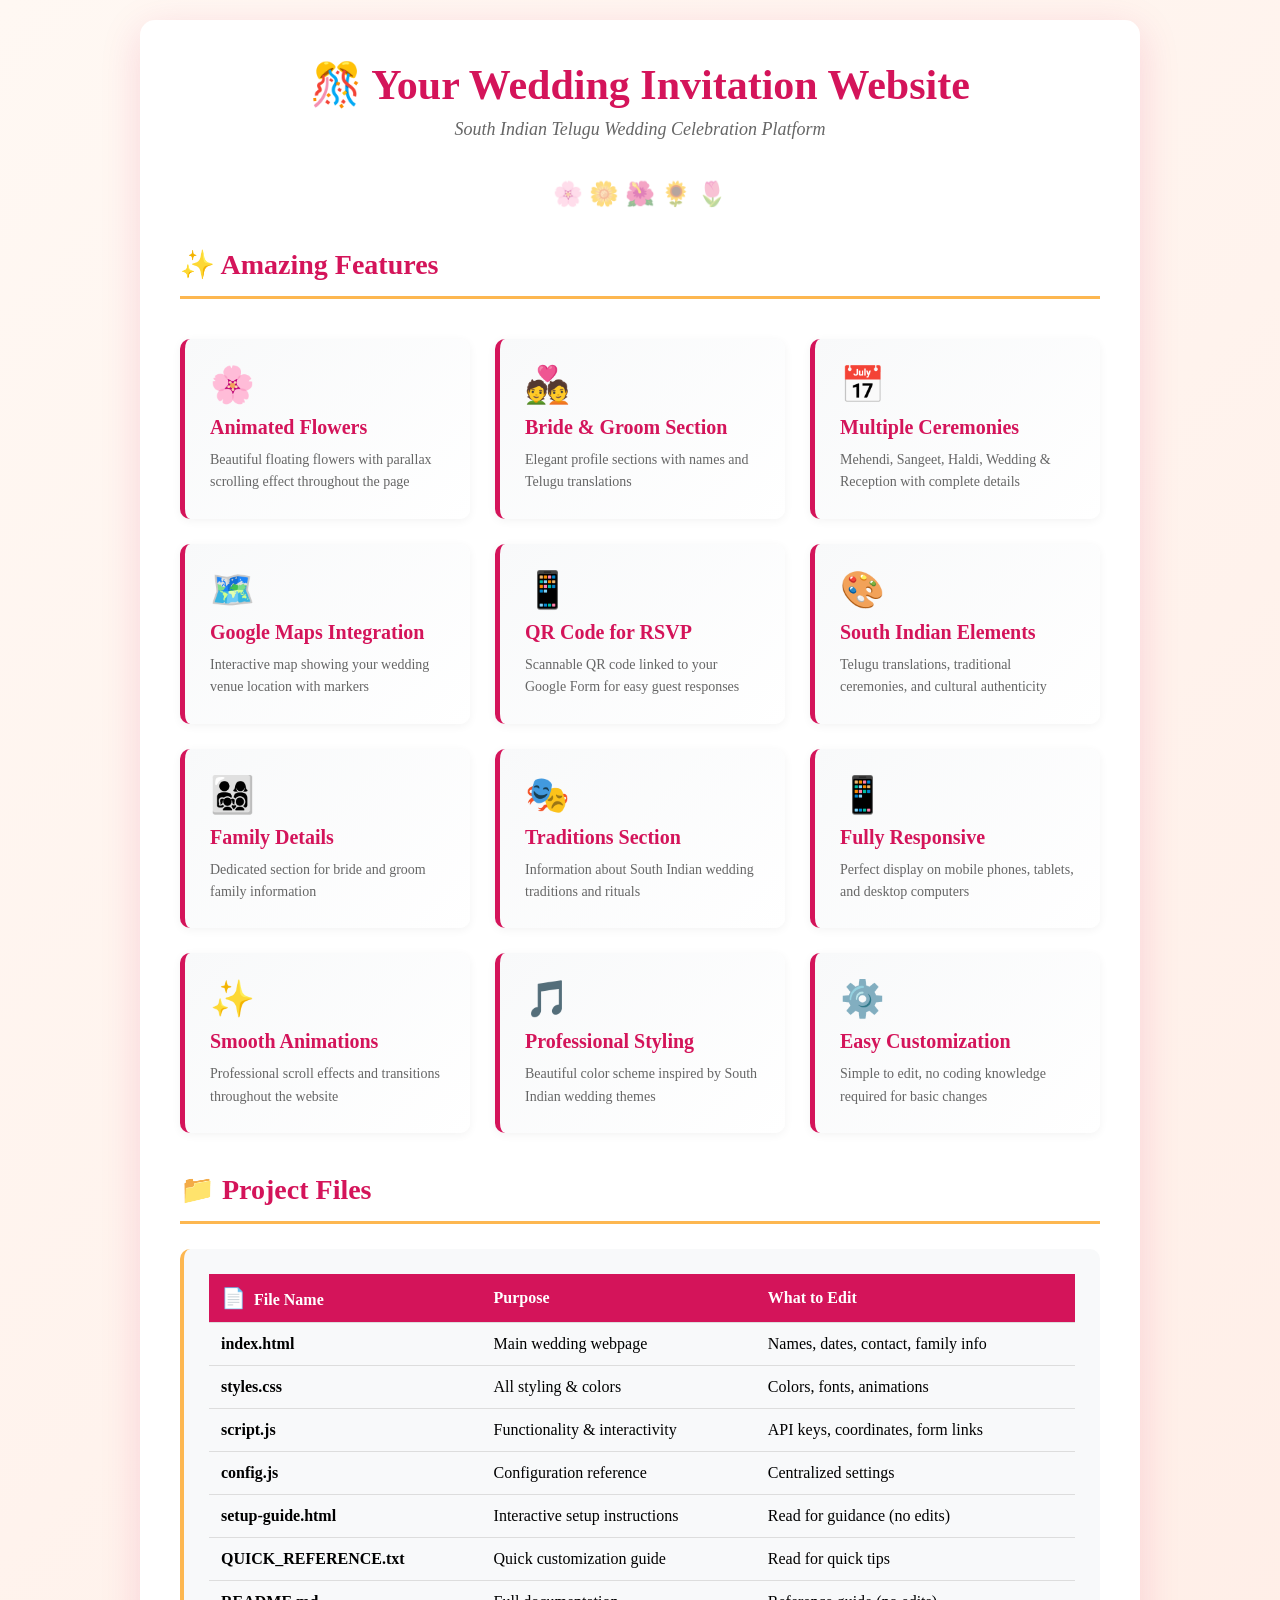
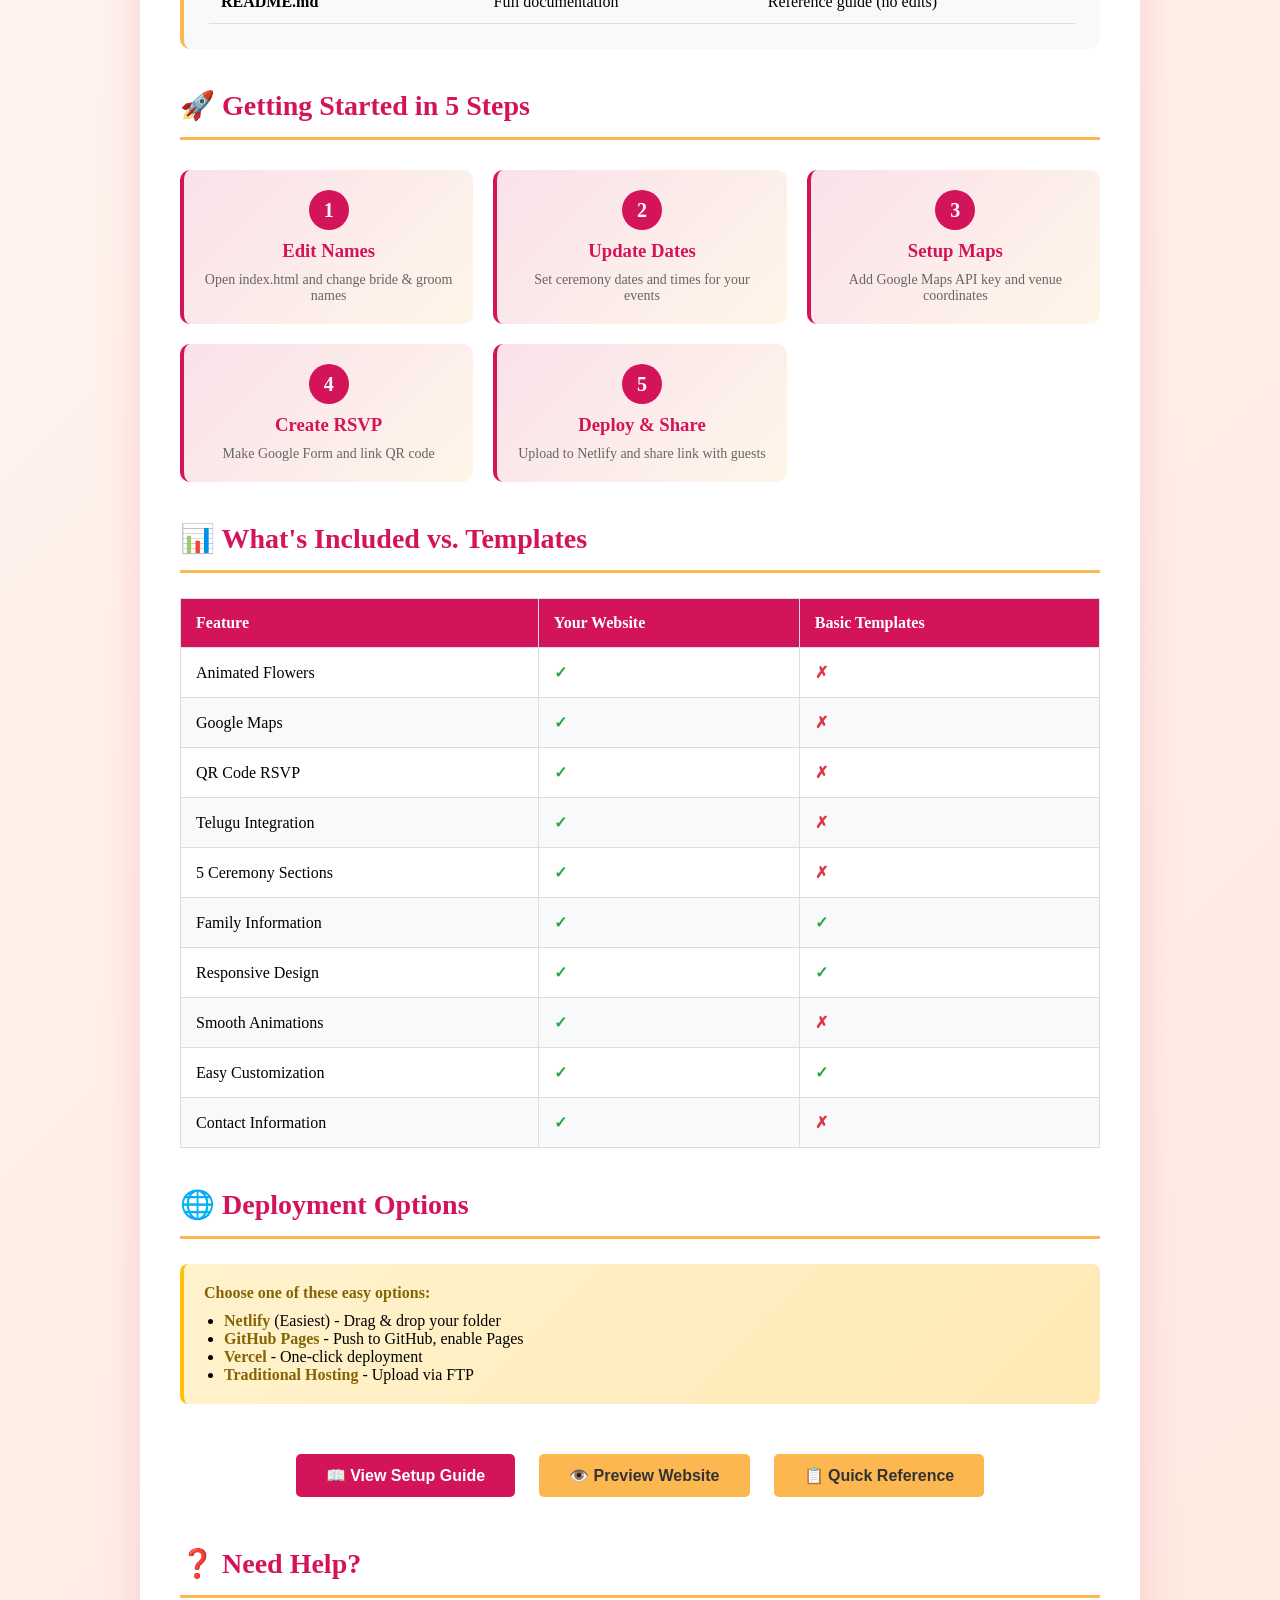
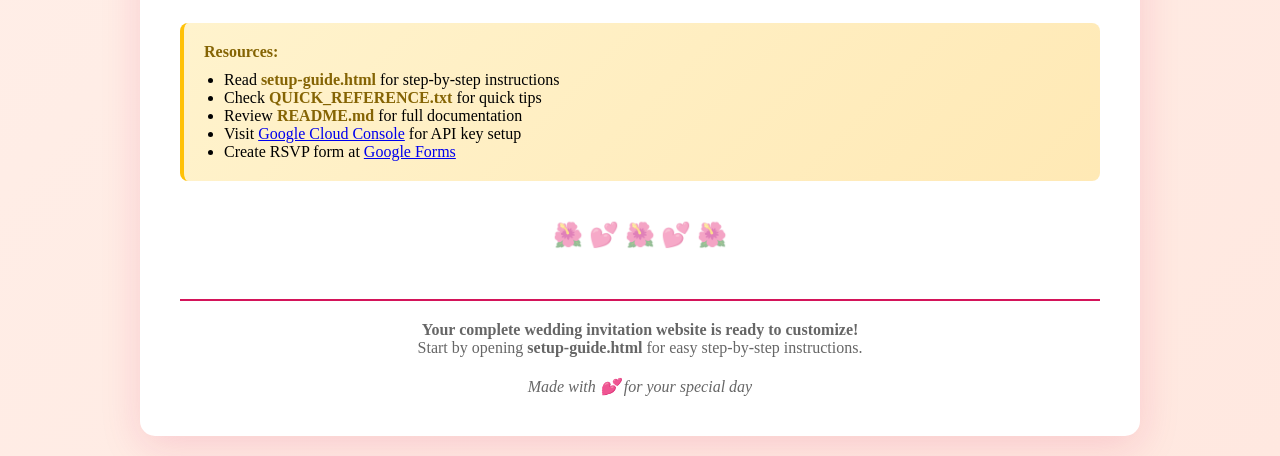
<file: features-overview.html>
<!DOCTYPE html>
<html lang="en">
<head>
    <meta charset="UTF-8">
    <meta name="viewport" content="width=device-width, initial-scale=1.0">
    <title>Features Overview - Wedding Invitation</title>
    <style>
        * {
            margin: 0;
            padding: 0;
            box-sizing: border-box;
        }

        body {
            font-family: 'Georgia', 'Garamond', serif;
            background: linear-gradient(135deg, #FFF8F3 0%, #FFE8E0 100%);
            min-height: 100vh;
            padding: 20px;
        }

        .container {
            max-width: 1000px;
            margin: 0 auto;
            background: white;
            border-radius: 15px;
            box-shadow: 0 10px 40px rgba(212, 20, 90, 0.15);
            padding: 40px;
        }

        h1 {
            color: #D4145A;
            text-align: center;
            margin-bottom: 10px;
            font-size: 42px;
        }

        .subtitle {
            text-align: center;
            color: #666;
            margin-bottom: 40px;
            font-size: 18px;
            font-style: italic;
        }

        .features-grid {
            display: grid;
            grid-template-columns: repeat(auto-fit, minmax(280px, 1fr));
            gap: 25px;
            margin: 40px 0;
        }

        .feature-card {
            background: linear-gradient(135deg, #f8f9fa 0%, #ffffff 100%);
            border-left: 5px solid #D4145A;
            padding: 25px;
            border-radius: 10px;
            box-shadow: 0 2px 10px rgba(0, 0, 0, 0.05);
            transition: transform 0.3s ease;
        }

        .feature-card:hover {
            transform: translateY(-5px);
            box-shadow: 0 6px 20px rgba(212, 20, 90, 0.15);
        }

        .feature-icon {
            font-size: 36px;
            margin-bottom: 10px;
        }

        .feature-card h3 {
            color: #D4145A;
            margin-bottom: 10px;
            font-size: 20px;
        }

        .feature-card p {
            color: #666;
            line-height: 1.6;
            font-size: 14px;
        }

        .section {
            margin: 40px 0;
        }

        .section h2 {
            color: #D4145A;
            border-bottom: 3px solid #FDB750;
            padding-bottom: 15px;
            margin-bottom: 25px;
            font-size: 28px;
        }

        .file-list {
            background: #f8f9fa;
            padding: 25px;
            border-radius: 10px;
            border-left: 4px solid #FDB750;
        }

        .file-list table {
            width: 100%;
            border-collapse: collapse;
        }

        .file-list th,
        .file-list td {
            padding: 12px;
            text-align: left;
            border-bottom: 1px solid #ddd;
        }

        .file-list th {
            background: #D4145A;
            color: white;
            font-weight: bold;
        }

        .file-list tr:hover {
            background: #f0f0f0;
        }

        .file-icon {
            font-size: 20px;
            margin-right: 8px;
        }

        .steps {
            display: grid;
            grid-template-columns: repeat(auto-fit, minmax(250px, 1fr));
            gap: 20px;
            margin: 30px 0;
        }

        .step-card {
            background: linear-gradient(135deg, #D4145A20 0%, #FDB75020 100%);
            padding: 20px;
            border-radius: 10px;
            border-left: 4px solid #D4145A;
            text-align: center;
        }

        .step-number {
            background: #D4145A;
            color: white;
            width: 40px;
            height: 40px;
            border-radius: 50%;
            display: flex;
            align-items: center;
            justify-content: center;
            margin: 0 auto 10px;
            font-weight: bold;
            font-size: 20px;
        }

        .step-card h3 {
            color: #D4145A;
            margin: 10px 0;
        }

        .step-card p {
            color: #666;
            font-size: 14px;
        }

        .highlight-box {
            background: linear-gradient(135deg, #fff3cd 0%, #ffe9b5 100%);
            border-left: 4px solid #ffc107;
            padding: 20px;
            border-radius: 8px;
            margin: 20px 0;
        }

        .highlight-box strong {
            color: #856404;
        }

        .button-group {
            text-align: center;
            margin: 40px 0;
        }

        .btn {
            display: inline-block;
            padding: 12px 30px;
            margin: 10px;
            background: #D4145A;
            color: white;
            text-decoration: none;
            border-radius: 5px;
            transition: background 0.3s;
            border: none;
            cursor: pointer;
            font-size: 16px;
            font-weight: bold;
        }

        .btn:hover {
            background: #B81048;
        }

        .btn-secondary {
            background: #FDB750;
            color: #333;
        }

        .btn-secondary:hover {
            background: #F0A000;
        }

        .footer {
            text-align: center;
            margin-top: 50px;
            padding-top: 20px;
            border-top: 2px solid #D4145A;
            color: #666;
        }

        .comparison-table {
            width: 100%;
            border-collapse: collapse;
            margin: 20px 0;
        }

        .comparison-table th,
        .comparison-table td {
            padding: 15px;
            border: 1px solid #ddd;
            text-align: left;
        }

        .comparison-table th {
            background: #D4145A;
            color: white;
        }

        .comparison-table tr:nth-child(even) {
            background: #f8f9fa;
        }

        .check {
            color: #28a745;
            font-weight: bold;
        }

        .cross {
            color: #dc3545;
            font-weight: bold;
        }

        .flower-decoration {
            text-align: center;
            font-size: 24px;
            margin: 20px 0;
            opacity: 0.5;
        }
    </style>
</head>
<body>
    <div class="container">
        <h1>🎊 Your Wedding Invitation Website</h1>
        <p class="subtitle">South Indian Telugu Wedding Celebration Platform</p>

        <div class="flower-decoration">🌸 🌼 🌺 🌻 🌷</div>

        <!-- Features Section -->
        <div class="section">
            <h2>✨ Amazing Features</h2>
            <div class="features-grid">
                <div class="feature-card">
                    <div class="feature-icon">🌸</div>
                    <h3>Animated Flowers</h3>
                    <p>Beautiful floating flowers with parallax scrolling effect throughout the page</p>
                </div>

                <div class="feature-card">
                    <div class="feature-icon">💑</div>
                    <h3>Bride & Groom Section</h3>
                    <p>Elegant profile sections with names and Telugu translations</p>
                </div>

                <div class="feature-card">
                    <div class="feature-icon">📅</div>
                    <h3>Multiple Ceremonies</h3>
                    <p>Mehendi, Sangeet, Haldi, Wedding & Reception with complete details</p>
                </div>

                <div class="feature-card">
                    <div class="feature-icon">🗺️</div>
                    <h3>Google Maps Integration</h3>
                    <p>Interactive map showing your wedding venue location with markers</p>
                </div>

                <div class="feature-card">
                    <div class="feature-icon">📱</div>
                    <h3>QR Code for RSVP</h3>
                    <p>Scannable QR code linked to your Google Form for easy guest responses</p>
                </div>

                <div class="feature-card">
                    <div class="feature-icon">🎨</div>
                    <h3>South Indian Elements</h3>
                    <p>Telugu translations, traditional ceremonies, and cultural authenticity</p>
                </div>

                <div class="feature-card">
                    <div class="feature-icon">👨‍👩‍👧‍👦</div>
                    <h3>Family Details</h3>
                    <p>Dedicated section for bride and groom family information</p>
                </div>

                <div class="feature-card">
                    <div class="feature-icon">🎭</div>
                    <h3>Traditions Section</h3>
                    <p>Information about South Indian wedding traditions and rituals</p>
                </div>

                <div class="feature-card">
                    <div class="feature-icon">📱</div>
                    <h3>Fully Responsive</h3>
                    <p>Perfect display on mobile phones, tablets, and desktop computers</p>
                </div>

                <div class="feature-card">
                    <div class="feature-icon">✨</div>
                    <h3>Smooth Animations</h3>
                    <p>Professional scroll effects and transitions throughout the website</p>
                </div>

                <div class="feature-card">
                    <div class="feature-icon">🎵</div>
                    <h3>Professional Styling</h3>
                    <p>Beautiful color scheme inspired by South Indian wedding themes</p>
                </div>

                <div class="feature-card">
                    <div class="feature-icon">⚙️</div>
                    <h3>Easy Customization</h3>
                    <p>Simple to edit, no coding knowledge required for basic changes</p>
                </div>
            </div>
        </div>

        <!-- Files Section -->
        <div class="section">
            <h2>📁 Project Files</h2>
            <div class="file-list">
                <table>
                    <thead>
                        <tr>
                            <th><span class="file-icon">📄</span>File Name</th>
                            <th>Purpose</th>
                            <th>What to Edit</th>
                        </tr>
                    </thead>
                    <tbody>
                        <tr>
                            <td><strong>index.html</strong></td>
                            <td>Main wedding webpage</td>
                            <td>Names, dates, contact, family info</td>
                        </tr>
                        <tr>
                            <td><strong>styles.css</strong></td>
                            <td>All styling & colors</td>
                            <td>Colors, fonts, animations</td>
                        </tr>
                        <tr>
                            <td><strong>script.js</strong></td>
                            <td>Functionality & interactivity</td>
                            <td>API keys, coordinates, form links</td>
                        </tr>
                        <tr>
                            <td><strong>config.js</strong></td>
                            <td>Configuration reference</td>
                            <td>Centralized settings</td>
                        </tr>
                        <tr>
                            <td><strong>setup-guide.html</strong></td>
                            <td>Interactive setup instructions</td>
                            <td>Read for guidance (no edits)</td>
                        </tr>
                        <tr>
                            <td><strong>QUICK_REFERENCE.txt</strong></td>
                            <td>Quick customization guide</td>
                            <td>Read for quick tips</td>
                        </tr>
                        <tr>
                            <td><strong>README.md</strong></td>
                            <td>Full documentation</td>
                            <td>Reference guide (no edits)</td>
                        </tr>
                    </tbody>
                </table>
            </div>
        </div>

        <!-- Quick Start Section -->
        <div class="section">
            <h2>🚀 Getting Started in 5 Steps</h2>
            <div class="steps">
                <div class="step-card">
                    <div class="step-number">1</div>
                    <h3>Edit Names</h3>
                    <p>Open index.html and change bride & groom names</p>
                </div>

                <div class="step-card">
                    <div class="step-number">2</div>
                    <h3>Update Dates</h3>
                    <p>Set ceremony dates and times for your events</p>
                </div>

                <div class="step-card">
                    <div class="step-number">3</div>
                    <h3>Setup Maps</h3>
                    <p>Add Google Maps API key and venue coordinates</p>
                </div>

                <div class="step-card">
                    <div class="step-number">4</div>
                    <h3>Create RSVP</h3>
                    <p>Make Google Form and link QR code</p>
                </div>

                <div class="step-card">
                    <div class="step-number">5</div>
                    <h3>Deploy & Share</h3>
                    <p>Upload to Netlify and share link with guests</p>
                </div>
            </div>
        </div>

        <!-- Comparison Section -->
        <div class="section">
            <h2>📊 What's Included vs. Templates</h2>
            <table class="comparison-table">
                <thead>
                    <tr>
                        <th>Feature</th>
                        <th>Your Website</th>
                        <th>Basic Templates</th>
                    </tr>
                </thead>
                <tbody>
                    <tr>
                        <td>Animated Flowers</td>
                        <td class="check">✓</td>
                        <td class="cross">✗</td>
                    </tr>
                    <tr>
                        <td>Google Maps</td>
                        <td class="check">✓</td>
                        <td class="cross">✗</td>
                    </tr>
                    <tr>
                        <td>QR Code RSVP</td>
                        <td class="check">✓</td>
                        <td class="cross">✗</td>
                    </tr>
                    <tr>
                        <td>Telugu Integration</td>
                        <td class="check">✓</td>
                        <td class="cross">✗</td>
                    </tr>
                    <tr>
                        <td>5 Ceremony Sections</td>
                        <td class="check">✓</td>
                        <td class="cross">✗</td>
                    </tr>
                    <tr>
                        <td>Family Information</td>
                        <td class="check">✓</td>
                        <td class="check">✓</td>
                    </tr>
                    <tr>
                        <td>Responsive Design</td>
                        <td class="check">✓</td>
                        <td class="check">✓</td>
                    </tr>
                    <tr>
                        <td>Smooth Animations</td>
                        <td class="check">✓</td>
                        <td class="cross">✗</td>
                    </tr>
                    <tr>
                        <td>Easy Customization</td>
                        <td class="check">✓</td>
                        <td class="check">✓</td>
                    </tr>
                    <tr>
                        <td>Contact Information</td>
                        <td class="check">✓</td>
                        <td class="cross">✗</td>
                    </tr>
                </tbody>
            </table>
        </div>

        <!-- Deployment Options -->
        <div class="section">
            <h2>🌐 Deployment Options</h2>
            <div class="highlight-box">
                <strong>Choose one of these easy options:</strong>
                <ul style="margin-left: 20px; margin-top: 10px;">
                    <li><strong>Netlify</strong> (Easiest) - Drag & drop your folder</li>
                    <li><strong>GitHub Pages</strong> - Push to GitHub, enable Pages</li>
                    <li><strong>Vercel</strong> - One-click deployment</li>
                    <li><strong>Traditional Hosting</strong> - Upload via FTP</li>
                </ul>
            </div>
        </div>

        <!-- Call to Action -->
        <div class="button-group">
            <button class="btn" onclick="window.location.href='setup-guide.html'">
                📖 View Setup Guide
            </button>
            <button class="btn btn-secondary" onclick="window.location.href='index.html'">
                👁️ Preview Website
            </button>
            <button class="btn btn-secondary" onclick="window.location.href='QUICK_REFERENCE.txt'">
                📋 Quick Reference
            </button>
        </div>

        <!-- Support Section -->
        <div class="section">
            <h2>❓ Need Help?</h2>
            <div class="highlight-box">
                <strong>Resources:</strong>
                <ul style="margin-left: 20px; margin-top: 10px;">
                    <li>Read <strong>setup-guide.html</strong> for step-by-step instructions</li>
                    <li>Check <strong>QUICK_REFERENCE.txt</strong> for quick tips</li>
                    <li>Review <strong>README.md</strong> for full documentation</li>
                    <li>Visit <a href="https://console.cloud.google.com/" target="_blank">Google Cloud Console</a> for API key setup</li>
                    <li>Create RSVP form at <a href="https://forms.google.com/" target="_blank">Google Forms</a></li>
                </ul>
            </div>
        </div>

        <div class="flower-decoration">🌺 💕 🌺 💕 🌺</div>

        <div class="footer">
            <p><strong>Your complete wedding invitation website is ready to customize!</strong></p>
            <p>Start by opening <strong>setup-guide.html</strong> for easy step-by-step instructions.</p>
            <p style="margin-top: 20px; font-style: italic;">Made with 💕 for your special day</p>
        </div>
    </div>
</body>
</html>
</file>
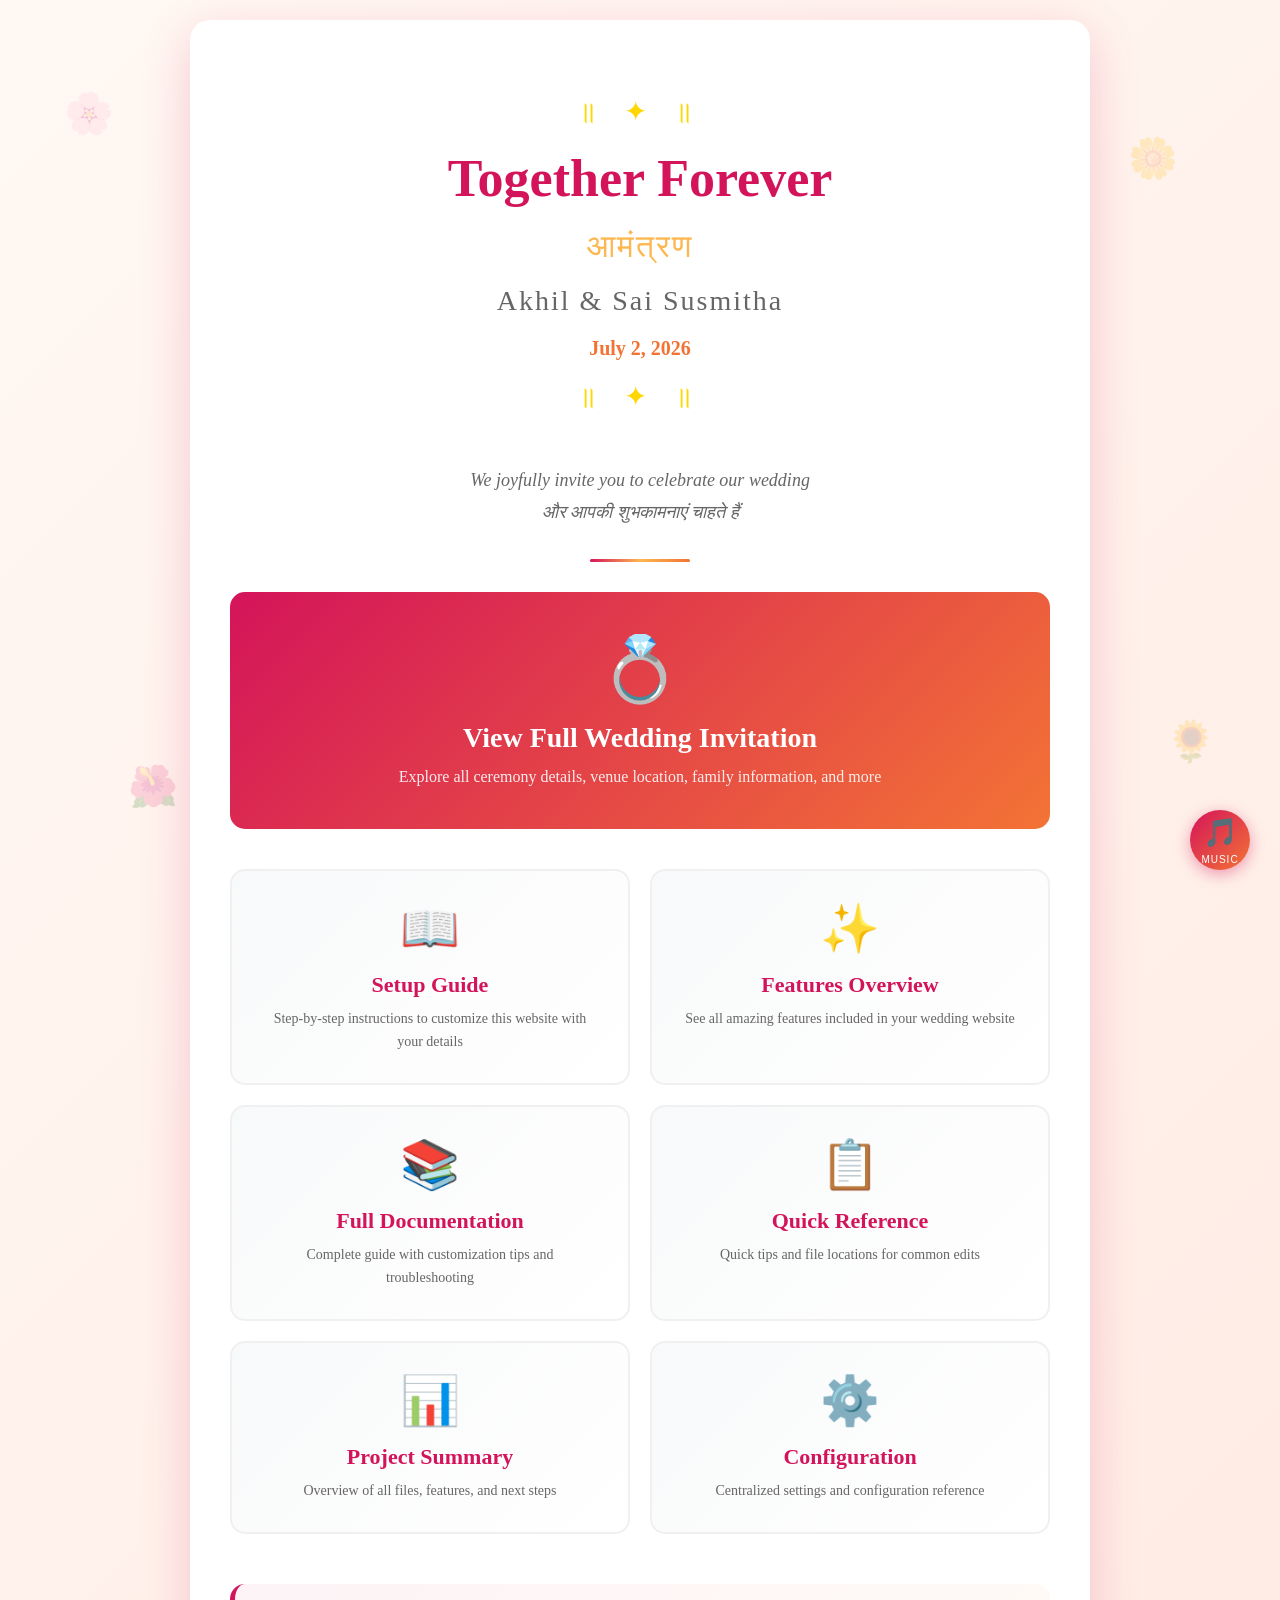
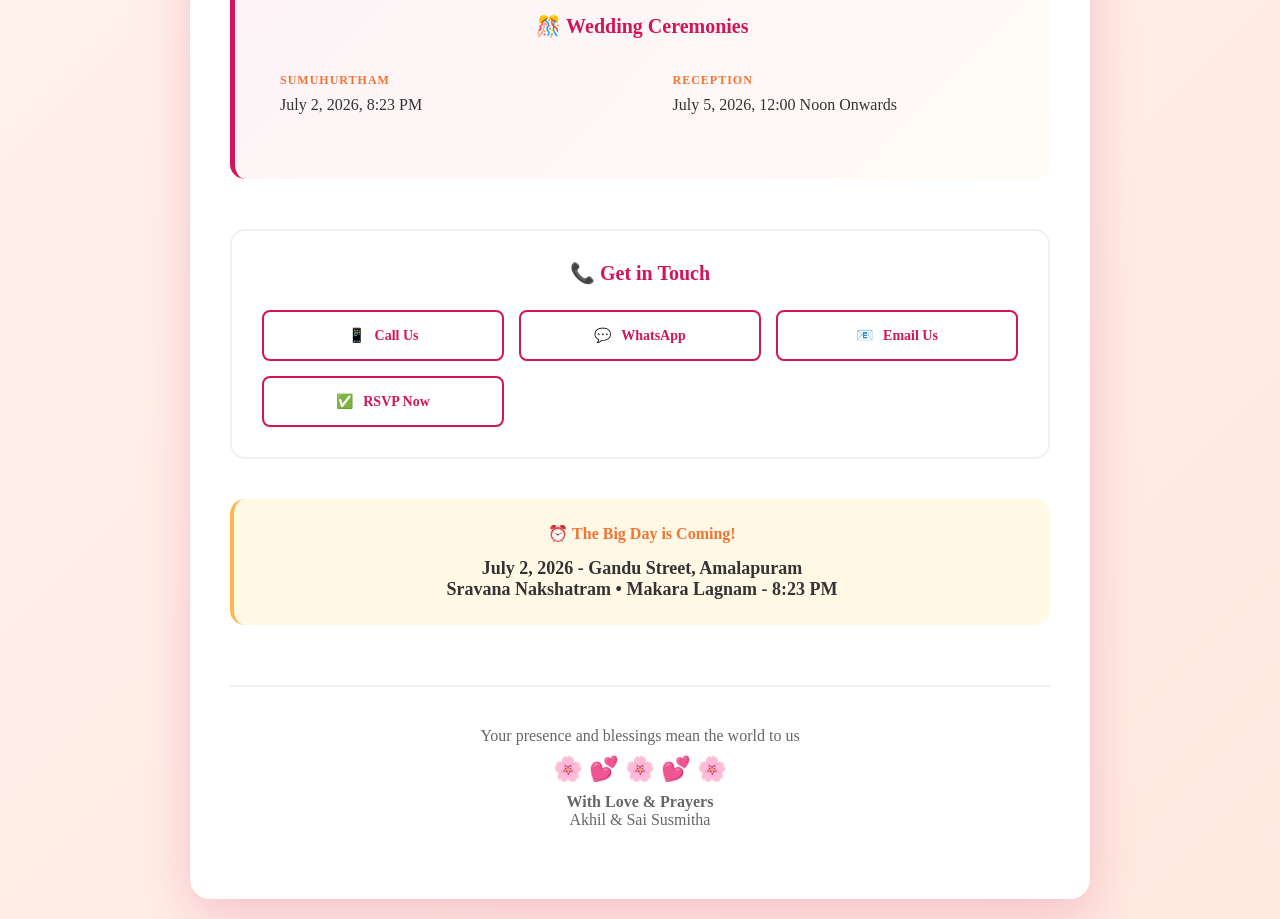
<file: links.html>
<!DOCTYPE html>
<html lang="en">
<head>
    <meta charset="UTF-8">
    <meta name="viewport" content="width=device-width, initial-scale=1.0">
    <title>Akhil & Sai Susmitha - Wedding Invitation</title>
    <style>
        * {
            margin: 0;
            padding: 0;
            box-sizing: border-box;
        }

        body {
            font-family: 'Georgia', 'Garamond', serif;
            background: linear-gradient(135deg, #FFF8F3 0%, #FFE8E0 100%);
            min-height: 100vh;
            display: flex;
            align-items: center;
            justify-content: center;
            padding: 20px;
            overflow-x: hidden;
        }

        .container {
            max-width: 900px;
            width: 100%;
            background: white;
            border-radius: 20px;
            box-shadow: 0 15px 50px rgba(212, 20, 90, 0.2);
            padding: 60px 40px;
            text-align: center;
        }

        .header {
            margin-bottom: 50px;
        }

        .ornament {
            font-size: 28px;
            color: #FFD700;
            letter-spacing: 10px;
            margin: 15px 0;
        }

        h1 {
            font-size: 52px;
            color: #D4145A;
            margin: 20px 0;
            font-weight: bold;
        }

        .subtitle {
            font-size: 32px;
            color: #FDB750;
            margin: 10px 0;
            letter-spacing: 2px;
        }

        .names {
            font-size: 28px;
            color: #666;
            margin: 20px 0;
            letter-spacing: 2px;
        }

        .date {
            font-size: 20px;
            color: #F37335;
            margin: 20px 0;
            font-weight: bold;
        }

        .divider {
            width: 100px;
            height: 3px;
            background: linear-gradient(90deg, #D4145A, #FDB750, #F37335);
            margin: 30px auto;
            border-radius: 2px;
        }

        .description {
            color: #666;
            font-size: 18px;
            line-height: 1.8;
            margin: 30px 0;
            font-style: italic;
        }

        .links-grid {
            display: grid;
            grid-template-columns: repeat(auto-fit, minmax(280px, 1fr));
            gap: 20px;
            margin: 50px 0;
        }

        .link-card {
            background: linear-gradient(135deg, #f8f9fa 0%, #ffffff 100%);
            padding: 30px;
            border-radius: 15px;
            border: 2px solid #f0f0f0;
            transition: all 0.3s ease;
            text-decoration: none;
            color: inherit;
            cursor: pointer;
            display: block;
        }

        .link-card:hover {
            transform: translateY(-10px);
            box-shadow: 0 15px 30px rgba(212, 20, 90, 0.2);
            border-color: #D4145A;
        }

        .link-icon {
            font-size: 48px;
            margin-bottom: 15px;
            display: block;
        }

        .link-title {
            font-size: 22px;
            color: #D4145A;
            font-weight: bold;
            margin-bottom: 10px;
        }

        .link-desc {
            font-size: 14px;
            color: #666;
            line-height: 1.6;
        }

        .primary-link {
            grid-column: 1 / -1;
            background: linear-gradient(135deg, #D4145A 0%, #F37335 100%);
            color: white;
            padding: 40px;
            border: none;
        }

        .primary-link:hover {
            box-shadow: 0 20px 40px rgba(212, 20, 90, 0.3);
            transform: translateY(-8px);
        }

        .primary-link .link-title {
            color: white;
            font-size: 28px;
        }

        .primary-link .link-desc {
            color: rgba(255, 255, 255, 0.9);
            font-size: 16px;
        }

        .primary-link .link-icon {
            font-size: 64px;
        }

        .wedding-details {
            background: linear-gradient(135deg, rgba(212, 20, 90, 0.05) 0%, rgba(253, 183, 80, 0.05) 100%);
            padding: 30px;
            border-radius: 15px;
            margin: 50px 0;
            border-left: 5px solid #D4145A;
        }

        .wedding-details h3 {
            color: #D4145A;
            margin-bottom: 15px;
            font-size: 20px;
        }

        .detail-row {
            display: grid;
            grid-template-columns: 1fr 1fr;
            gap: 30px;
            margin: 20px 0;
            text-align: left;
        }

        .detail-item {
            padding: 15px;
        }

        .detail-label {
            color: #F37335;
            font-weight: bold;
            font-size: 12px;
            text-transform: uppercase;
            letter-spacing: 1px;
            margin-bottom: 8px;
        }

        .detail-value {
            color: #333;
            font-size: 16px;
        }

        .contact-section {
            background: white;
            padding: 30px;
            border-radius: 15px;
            margin: 40px 0;
            border: 2px solid #f0f0f0;
        }

        .contact-section h3 {
            color: #D4145A;
            margin-bottom: 25px;
            font-size: 20px;
        }

        .contact-buttons {
            display: grid;
            grid-template-columns: repeat(auto-fit, minmax(200px, 1fr));
            gap: 15px;
        }

        .contact-btn {
            padding: 15px 25px;
            border: 2px solid #D4145A;
            background: white;
            color: #D4145A;
            border-radius: 8px;
            text-decoration: none;
            font-weight: bold;
            cursor: pointer;
            transition: all 0.3s ease;
            display: inline-flex;
            align-items: center;
            justify-content: center;
            gap: 10px;
            font-size: 14px;
        }

        .contact-btn:hover {
            background: #D4145A;
            color: white;
            transform: translateY(-3px);
            box-shadow: 0 5px 15px rgba(212, 20, 90, 0.2);
        }

        .countdown {
            background: #FFF9E6;
            padding: 25px;
            border-radius: 15px;
            border-left: 4px solid #FDB750;
            margin: 40px 0;
        }

        .countdown h4 {
            color: #F37335;
            margin-bottom: 15px;
        }

        .countdown-text {
            font-size: 18px;
            color: #333;
            font-weight: bold;
        }

        .footer {
            margin-top: 60px;
            padding-top: 30px;
            border-top: 2px solid #f0f0f0;
            color: #666;
        }

        .footer-text {
            font-size: 16px;
            margin: 10px 0;
        }

        .footer-emoji {
            font-size: 24px;
            margin: 10px 0;
        }

        .flower-animation {
            position: fixed;
            top: 0;
            left: 0;
            width: 100%;
            height: 100%;
            pointer-events: none;
            z-index: 0;
            overflow: hidden;
        }

        .flower {
            position: absolute;
            font-size: 40px;
            opacity: 0.1;
            animation: float 6s ease-in-out infinite;
        }

        .flower-1 { left: 5%; top: 10%; animation-delay: 0s; }
        .flower-2 { right: 8%; top: 15%; animation-delay: 2s; }
        .flower-3 { left: 10%; bottom: 10%; animation-delay: 4s; }
        .flower-4 { right: 5%; bottom: 15%; animation-delay: 1s; }
        .flower-5 { left: 50%; top: 5%; animation-delay: 3s; }

        @keyframes float {
            0%, 100% { transform: translateY(0px) rotate(0deg); }
            50% { transform: translateY(-30px) rotate(180deg); }
        }

        .container {
            position: relative;
            z-index: 1;
        }

        @media (max-width: 768px) {
            .container {
                padding: 40px 25px;
            }

            h1 {
                font-size: 36px;
            }

            .subtitle {
                font-size: 24px;
            }

            .names {
                font-size: 22px;
            }

            .links-grid {
                grid-template-columns: 1fr;
            }

            .primary-link {
                padding: 30px 20px;
            }

            .detail-row {
                grid-template-columns: 1fr;
                gap: 0;
            }

            .contact-buttons {
                grid-template-columns: 1fr;
            }
        }

        @media (max-width: 480px) {
            .container {
                padding: 30px 20px;
                border-radius: 15px;
            }

            h1 {
                font-size: 28px;
            }

            .subtitle {
                font-size: 20px;
            }

            .names {
                font-size: 18px;
            }

            .ornament {
                font-size: 20px;
                letter-spacing: 5px;
            }
        }

        /* Music Player */
        .music-player {
            position: fixed;
            bottom: 30px;
            right: 30px;
            z-index: 999;
        }

        .music-btn {
            width: 60px;
            height: 60px;
            border-radius: 50%;
            background: linear-gradient(135deg, #D4145A, #F37335);
            color: white;
            border: none;
            font-size: 24px;
            cursor: pointer;
            box-shadow: 0 4px 15px rgba(212, 20, 90, 0.4);
            transition: all 0.3s ease;
            display: flex;
            align-items: center;
            justify-content: center;
            flex-direction: column;
            gap: 5px;
        }

        .music-btn:hover {
            transform: scale(1.1);
            box-shadow: 0 6px 20px rgba(212, 20, 90, 0.6);
        }

        .music-btn.playing {
            animation: musicBeat 0.6s ease-in-out infinite;
        }

        .music-icon {
            font-size: 28px;
        }

        .music-text {
            font-size: 10px;
            text-transform: uppercase;
            letter-spacing: 1px;
        }

        @keyframes musicBeat {
            0%, 100% { transform: scale(1); }
            50% { transform: scale(1.15); }
        }

        /* Confetti Animation */
        #confetti-container {
            position: fixed;
            top: 0;
            left: 0;
            width: 100%;
            height: 100%;
            pointer-events: none;
            z-index: 10;
        }

        .confetti-piece {
            position: fixed;
            width: 10px;
            height: 10px;
            pointer-events: none;
            z-index: 999;
        }

        @keyframes confettiFall {
            0% {
                opacity: 1;
                transform: translateY(-100px) rotate(0deg);
            }
            100% {
                opacity: 0;
                transform: translateY(100vh) rotate(720deg);
            }
        }
    </style>
    <script src="config.js"></script>
</head>
<body>
    <div class="flower-animation">
        <div class="flower flower-1">🌸</div>
        <div class="flower flower-2">🌼</div>
        <div class="flower flower-3">🌺</div>
        <div class="flower flower-4">🌻</div>
        <div class="flower flower-5">🌷</div>
    </div>

    <!-- Music Player -->
    <div class="music-player">
        <button id="musicToggle" class="music-btn" title="Toggle Music">
            <span class="music-icon">🎵</span>
            <span class="music-text">Music</span>
        </button>
        <audio id="backgroundMusic" loop>
            <source src="https://www.soundhelix.com/examples/mp3/SoundHelix-Song-1.mp3" type="audio/mpeg">
        </audio>
    </div>

    <!-- Confetti Container -->
    <div id="confetti-container"></div>
    <div class="flower-animation">
        <div class="flower flower-1">🌸</div>
        <div class="flower flower-2">🌼</div>
        <div class="flower flower-3">🌺</div>
        <div class="flower flower-4">🌻</div>
        <div class="flower flower-5">🌷</div>
    </div>

    <div class="container">
        <div class="header">
            <div class="ornament">॥ ✦ ॥</div>
            <h1>Together Forever</h1>
            <div class="subtitle">आमंत्रण</div>
            <div class="names">Akhil & Sai Susmitha</div>
            <div class="date">July 02, 2026</div>
            <div class="ornament">॥ ✦ ॥</div>
        </div>

        <div class="description">
            We joyfully invite you to celebrate our wedding<br>
            और आपकी शुभकामनाएं चाहते हैं
        </div>

        <div class="divider"></div>

        <!-- Main Wedding Invitation -->
        <a href="index.html" class="link-card primary-link">
            <span class="link-icon">💍</span>
            <div class="link-title">View Full Wedding Invitation</div>
            <div class="link-desc">Explore all ceremony details, venue location, family information, and more</div>
        </a>

        <!-- Other Links -->
        <div class="links-grid" style="margin-top: 40px;">
            <a href="setup-guide.html" class="link-card">
                <span class="link-icon">📖</span>
                <div class="link-title">Setup Guide</div>
                <div class="link-desc">Step-by-step instructions to customize this website with your details</div>
            </a>

            <a href="features-overview.html" class="link-card">
                <span class="link-icon">✨</span>
                <div class="link-title">Features Overview</div>
                <div class="link-desc">See all amazing features included in your wedding website</div>
            </a>

            <a href="README.md" class="link-card" target="_blank">
                <span class="link-icon">📚</span>
                <div class="link-title">Full Documentation</div>
                <div class="link-desc">Complete guide with customization tips and troubleshooting</div>
            </a>

            <a href="QUICK_REFERENCE.txt" class="link-card" target="_blank">
                <span class="link-icon">📋</span>
                <div class="link-title">Quick Reference</div>
                <div class="link-desc">Quick tips and file locations for common edits</div>
            </a>

            <a href="PROJECT_SUMMARY.md" class="link-card" target="_blank">
                <span class="link-icon">📊</span>
                <div class="link-title">Project Summary</div>
                <div class="link-desc">Overview of all files, features, and next steps</div>
            </a>

            <a href="config.js" class="link-card" target="_blank">
                <span class="link-icon">⚙️</span>
                <div class="link-title">Configuration</div>
                <div class="link-desc">Centralized settings and configuration reference</div>
            </a>
        </div>

        <!-- Wedding Details -->
        <div class="wedding-details">
            <h3>🎊 Wedding Ceremonies</h3>
            <div class="detail-row">
                <div class="detail-item">
                    <div class="detail-label">Sumuhurtham</div>
                    <div class="detail-value">July 02, 8:23 PM</div>
                </div>
                <div class="detail-item">
                    <div class="detail-label">Reception</div>
                    <div class="detail-value">July 05, 12:00 Noon</div>
                </div>
            </div>
        </div>

        <!-- Contact Section -->
        <div class="contact-section">
            <h3>📞 Get in Touch</h3>
            <div class="contact-buttons">
                <a href="tel:+919876543210" class="contact-btn">
                    <span>📱</span> Call Us
                </a>
                <a href="https://wa.me/919876543210?text=Hello%20Akhil%20and%20Priya" class="contact-btn" target="_blank">
                    <span>💬</span> WhatsApp
                </a>
                <a href="mailto:akhil.priya@email.com" class="contact-btn">
                    <span>📧</span> Email Us
                </a>
                <a href="https://forms.gle/your-rsvp-form-link" class="contact-btn" target="_blank">
                    <span>✅</span> RSVP Now
                </a>
            </div>
        </div>

        <!-- Countdown -->
        <div class="countdown">
            <h4>⏰ The Big Day is Coming!</h4>
            <div class="countdown-text">
                July 02, 2026 - Amalapuram<br>
                Sravana Nakshatram - 8:23 PM
            </div>
        </div>

        <!-- Footer -->
        <div class="footer">
            <div class="footer-text">
                Your presence and blessings mean the world to us
            </div>
            <div class="footer-emoji">
                🌸 💕 🌸 💕 🌸
            </div>
            <div class="footer-text">
                <strong>With Love & Prayers</strong><br>
                Akhil & Sai Susmitha
            </div>
        </div>
    </div>

    <script>
        // Music Player Functionality
        document.addEventListener('DOMContentLoaded', function() {
            const musicBtn = document.getElementById('musicToggle');
            const audio = document.getElementById('backgroundMusic');
            let isPlaying = false;

            if (musicBtn && audio) {
                musicBtn.addEventListener('click', function() {
                    if (isPlaying) {
                        audio.pause();
                        musicBtn.classList.remove('playing');
                        isPlaying = false;
                    } else {
                        audio.play().catch(function(error) {
                            console.log("Audio play failed:", error);
                        });
                        musicBtn.classList.add('playing');
                        isPlaying = true;
                    }
                });

                // Start music automatically with user interaction
                document.addEventListener('click', function autoStart() {
                    if (!isPlaying) {
                        audio.play().catch(function(error) {
                            console.log("Auto-play prevented by browser");
                        });
                        musicBtn.classList.add('playing');
                        isPlaying = true;
                        document.removeEventListener('click', autoStart);
                    }
                }, { once: true });
            }
        });

        // Confetti Animation
        function createConfetti() {
            const container = document.getElementById('confetti-container');
            if (!container) return;

            const colors = ['#D4145A', '#FDB750', '#F37335', '#FFD700', '#FF69B4', '#FF1493'];
            const confettiCount = 50;

            for (let i = 0; i < confettiCount; i++) {
                const confetti = document.createElement('div');
                confetti.className = 'confetti-piece';
                
                const size = Math.random() * 10 + 5;
                const color = colors[Math.floor(Math.random() * colors.length)];
                const left = Math.random() * 100;
                const delay = Math.random() * 0.5;
                const duration = Math.random() * 2 + 2.5;

                confetti.style.left = left + '%';
                confetti.style.top = '-20px';
                confetti.style.width = size + 'px';
                confetti.style.height = size + 'px';
                confetti.style.backgroundColor = color;
                confetti.style.borderRadius = '50%';
                confetti.style.animation = `confettiFall ${duration}s linear ${delay}s forwards`;

                container.appendChild(confetti);

                setTimeout(() => {
                    confetti.remove();
                }, (duration + delay) * 1000);
            }
        }

        // Trigger confetti on page load
        window.addEventListener('load', function() {
            setTimeout(createConfetti, 500);
        });

        // Update contact links with actual details
        document.addEventListener('DOMContentLoaded', function() {
            // You can update these with your actual contact details
            const phone = "9876543210";
            const email = "akhil.priya@email.com";
            
            // Update phone links
            const callBtn = document.querySelector('a[href*="tel:"]');
            if(callBtn) callBtn.href = `tel:+91${phone}`;
            
            const whatsappBtn = document.querySelector('a[href*="wa.me"]');
            if(whatsappBtn) whatsappBtn.href = `https://wa.me/91${phone}?text=Hello%20Akhil%20and%20Sai%20Susmitha`;
            
            const emailBtn = document.querySelector('a[href*="mailto:"]');
            if(emailBtn) emailBtn.href = `mailto:${email}`;
        });

        // Populate page from config.js when available
        document.addEventListener('DOMContentLoaded', function() {
            if (typeof weddingConfig === 'undefined') return;

            // Names
            const namesEl = document.querySelector('.names');
            if (namesEl && weddingConfig.groom && weddingConfig.bride) {
                namesEl.textContent = `${weddingConfig.groom.name} & ${weddingConfig.bride.name}`;
            }

            // Main date
            const dateEl = document.querySelector('.date');
            if (dateEl && weddingConfig.ceremonies && weddingConfig.ceremonies[0]) {
                dateEl.textContent = weddingConfig.ceremonies[0].date;
            }

            // Wedding details (Sumuhurtham and Reception)
            const detailValues = document.querySelectorAll('.wedding-details .detail-value');
            if (detailValues && weddingConfig.ceremonies) {
                if (detailValues[0] && weddingConfig.ceremonies[0]) {
                    detailValues[0].textContent = `${weddingConfig.ceremonies[0].date}, ${weddingConfig.ceremonies[0].time}`;
                }
                if (detailValues[1] && weddingConfig.ceremonies[1]) {
                    detailValues[1].textContent = `${weddingConfig.ceremonies[1].date}, ${weddingConfig.ceremonies[1].time}`;
                }
            }

            // Contact links
            const phone = (weddingConfig.contact && weddingConfig.contact.phone) ? weddingConfig.contact.phone.replace(/\s+/g,'') : null;
            const email = (weddingConfig.contact && weddingConfig.contact.email) ? weddingConfig.contact.email : null;
            const whatsapp = (weddingConfig.contact && weddingConfig.contact.whatsapp) ? weddingConfig.contact.whatsapp.replace(/\s+/g,'').replace('+','') : null;

            const callBtn = document.querySelector('a[href*="tel:"]');
            if (callBtn && phone) callBtn.href = `tel:${phone}`;

            const whatsappBtn = document.querySelector('a[href*="wa.me"]');
            if (whatsappBtn && whatsapp) whatsappBtn.href = `https://wa.me/${whatsapp}?text=Hello%20${encodeURIComponent(weddingConfig.groom.name)}%20and%20${encodeURIComponent(weddingConfig.bride.name)}`;

            const emailBtn = document.querySelector('a[href*="mailto:"]');
            if (emailBtn && email) emailBtn.href = `mailto:${email}`;

            // RSVP button
            const rsvpBtn = Array.from(document.querySelectorAll('.contact-btn')).find(a => a.textContent.includes('RSVP'));
            if (rsvpBtn && weddingConfig.rsvp && weddingConfig.rsvp.googleFormLink) rsvpBtn.href = weddingConfig.rsvp.googleFormLink;

            // Countdown text
            const countdownText = document.querySelector('.countdown-text');
            if (countdownText && weddingConfig.ceremonies && weddingConfig.ceremonies[0]) {
                countdownText.innerHTML = `${weddingConfig.ceremonies[0].date} - ${weddingConfig.venue.address}<br>${weddingConfig.ceremonies[0].details || ''} - ${weddingConfig.ceremonies[0].time}`;
            }
        });
    </script>
</body>
</html>
</file>
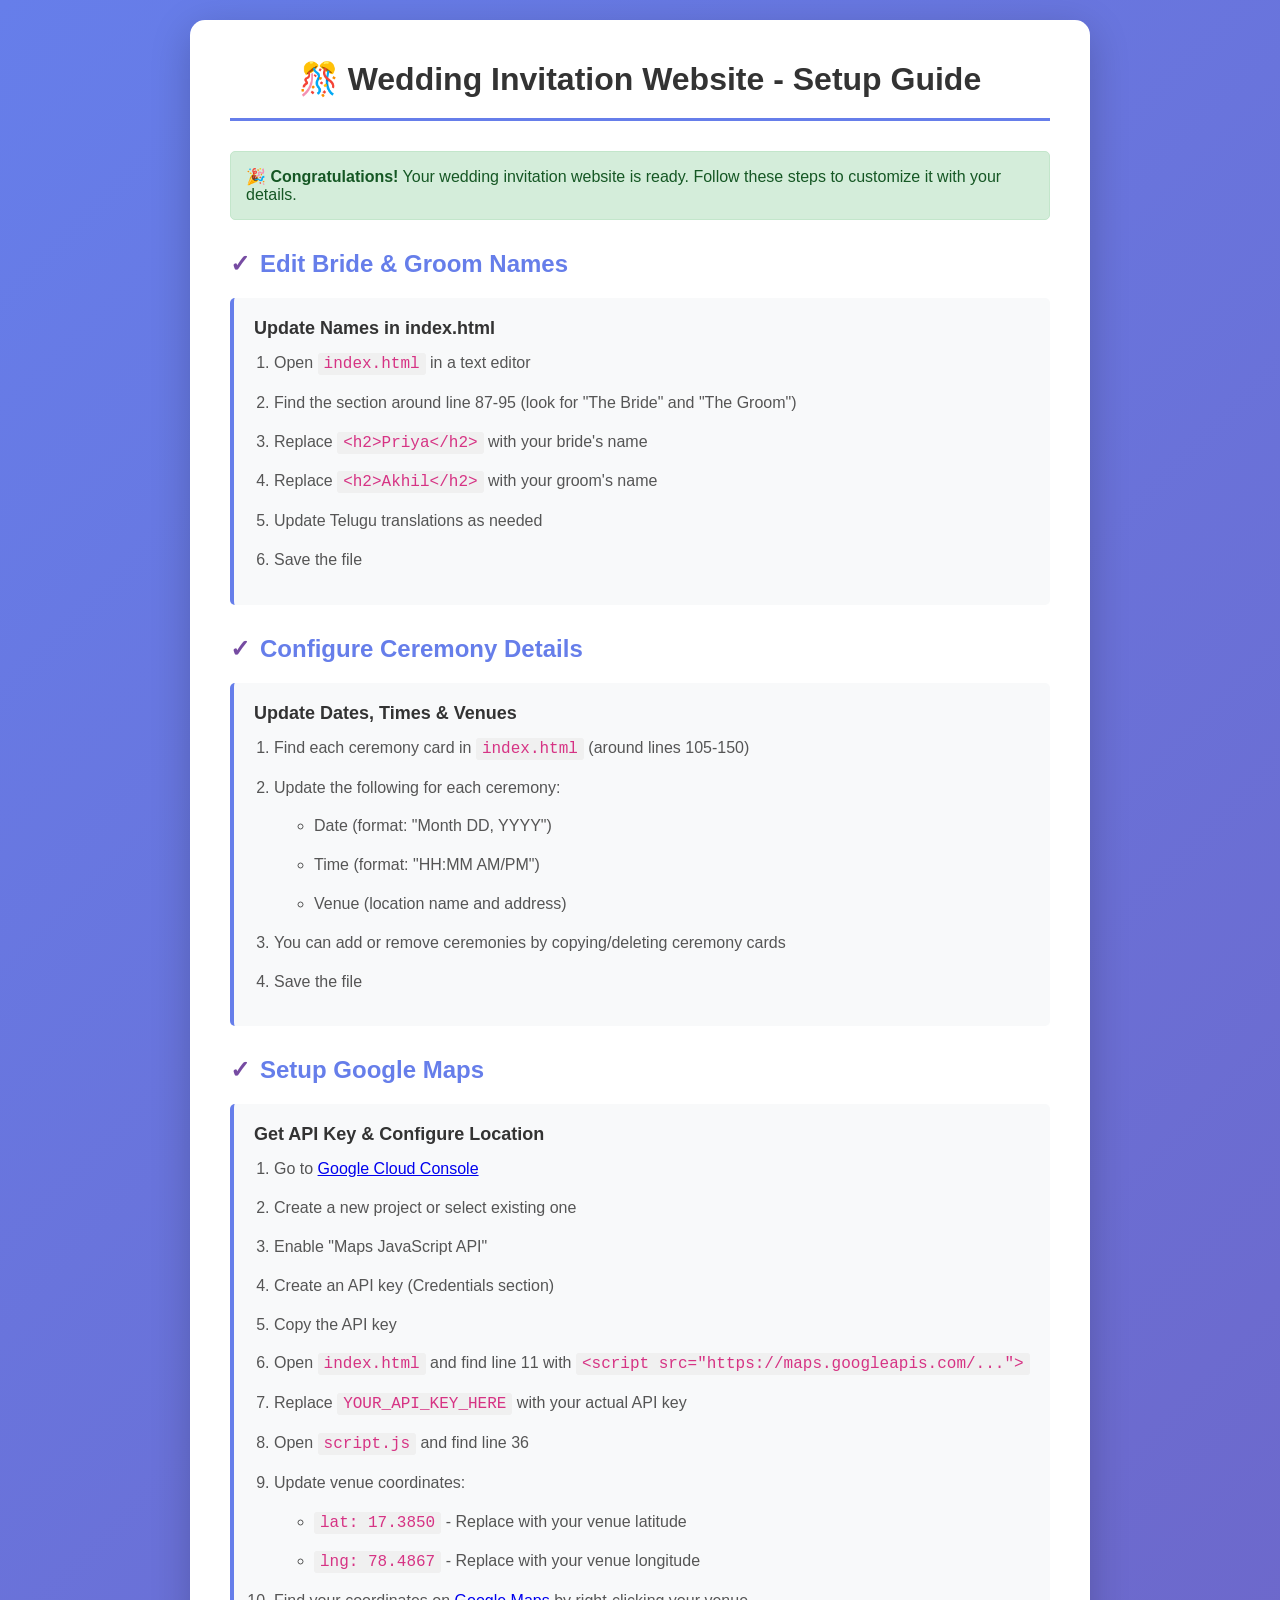
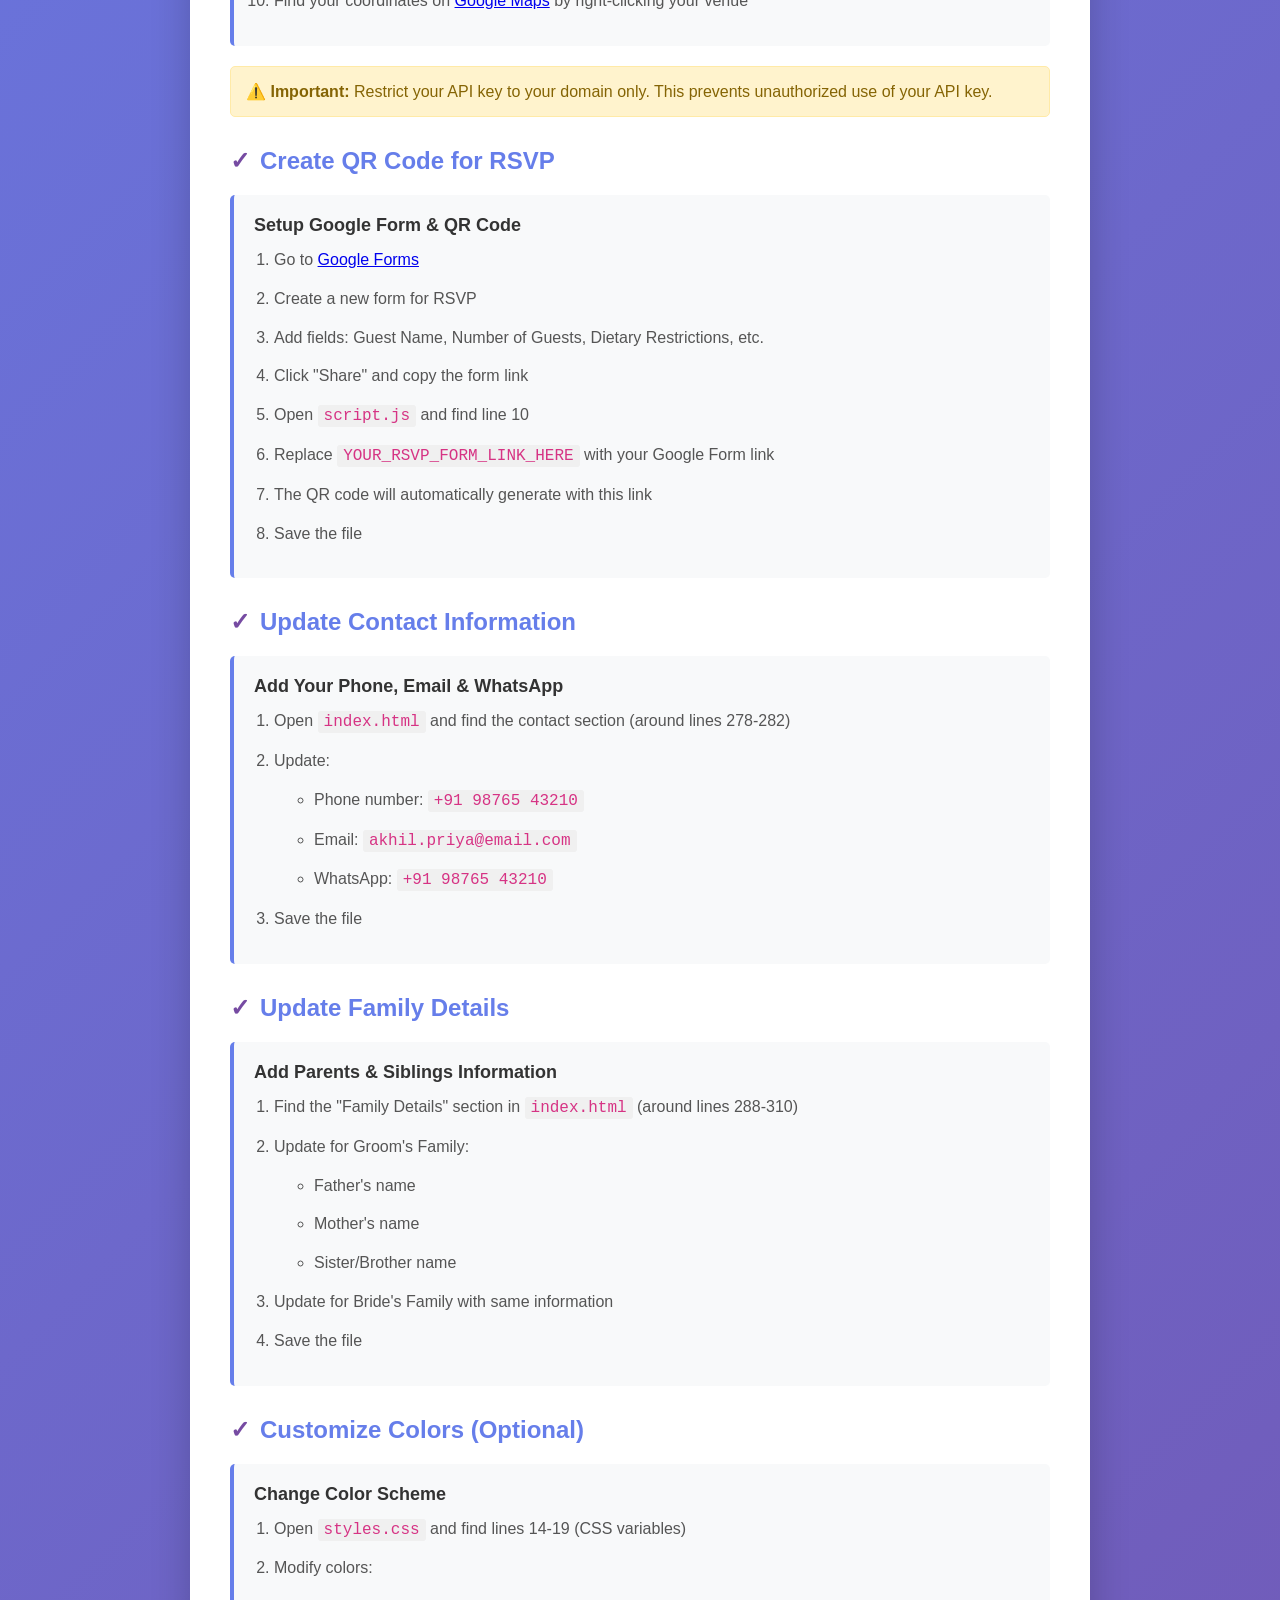
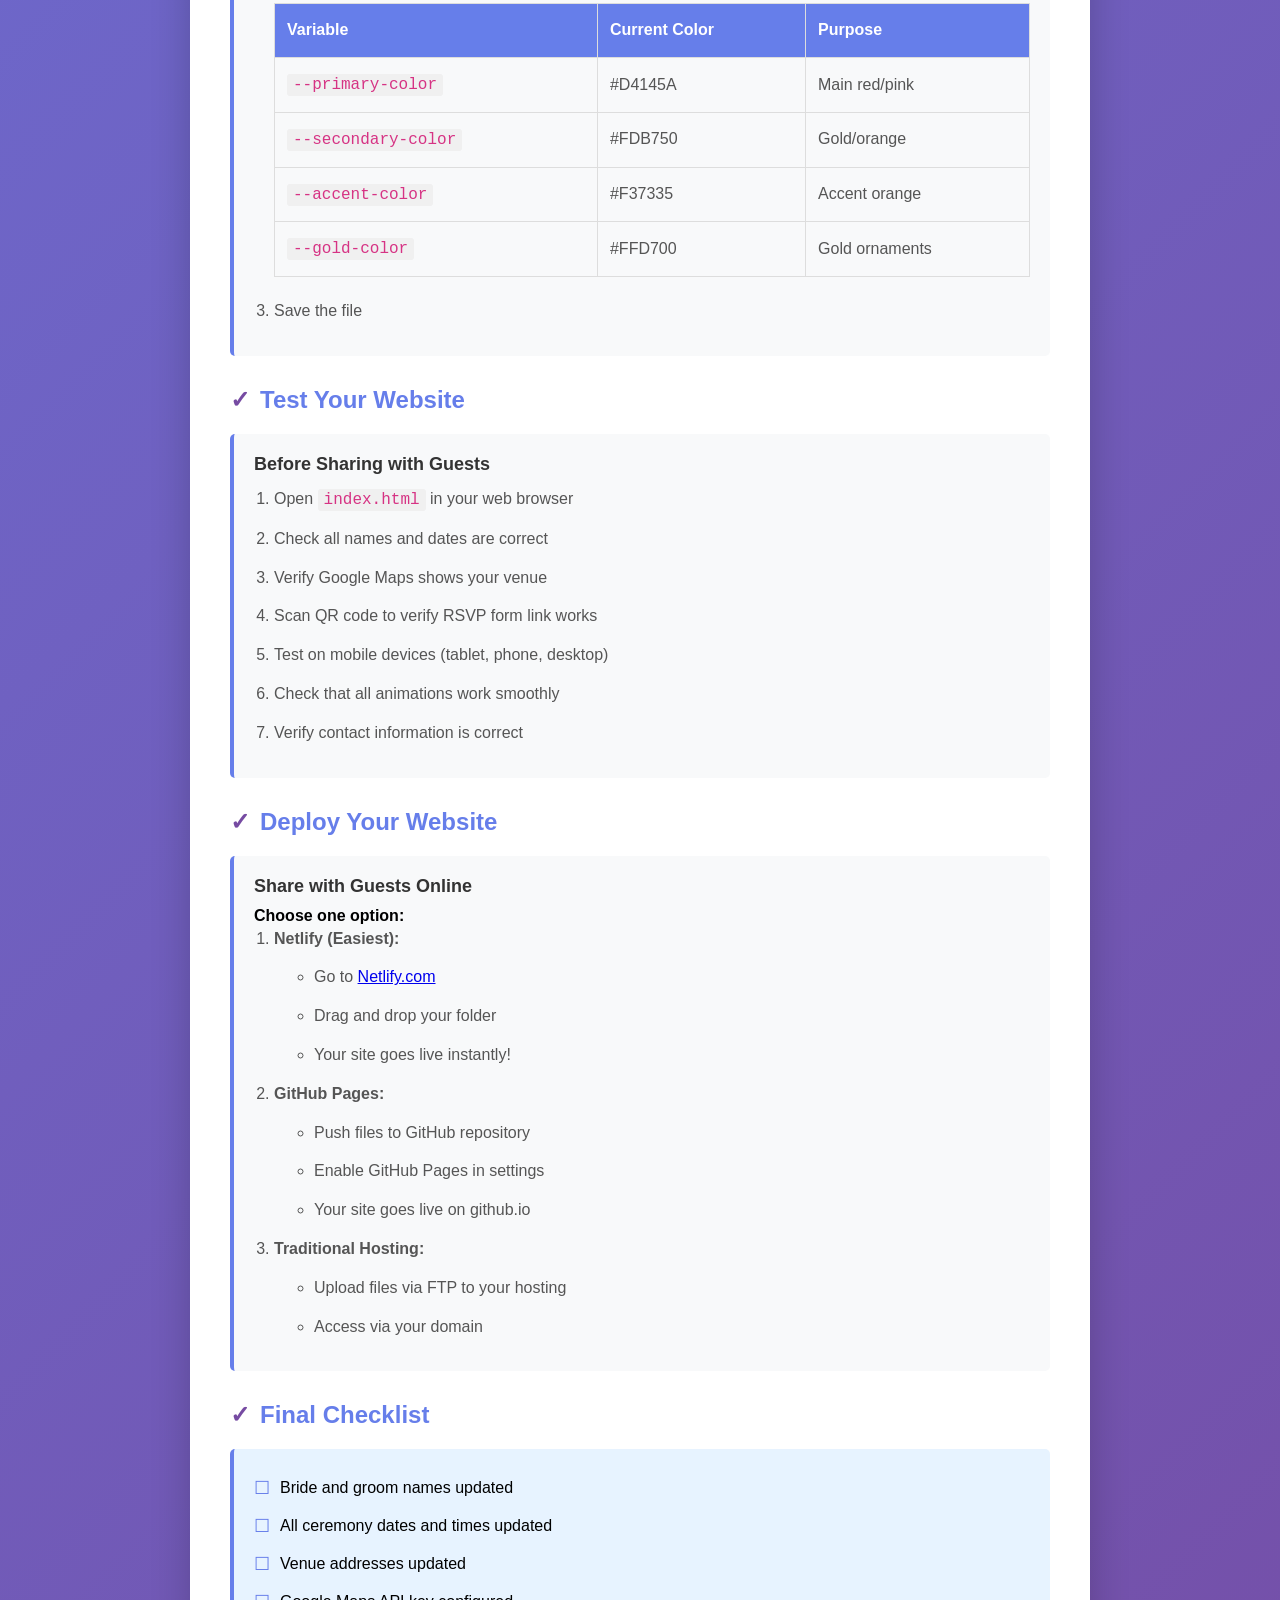
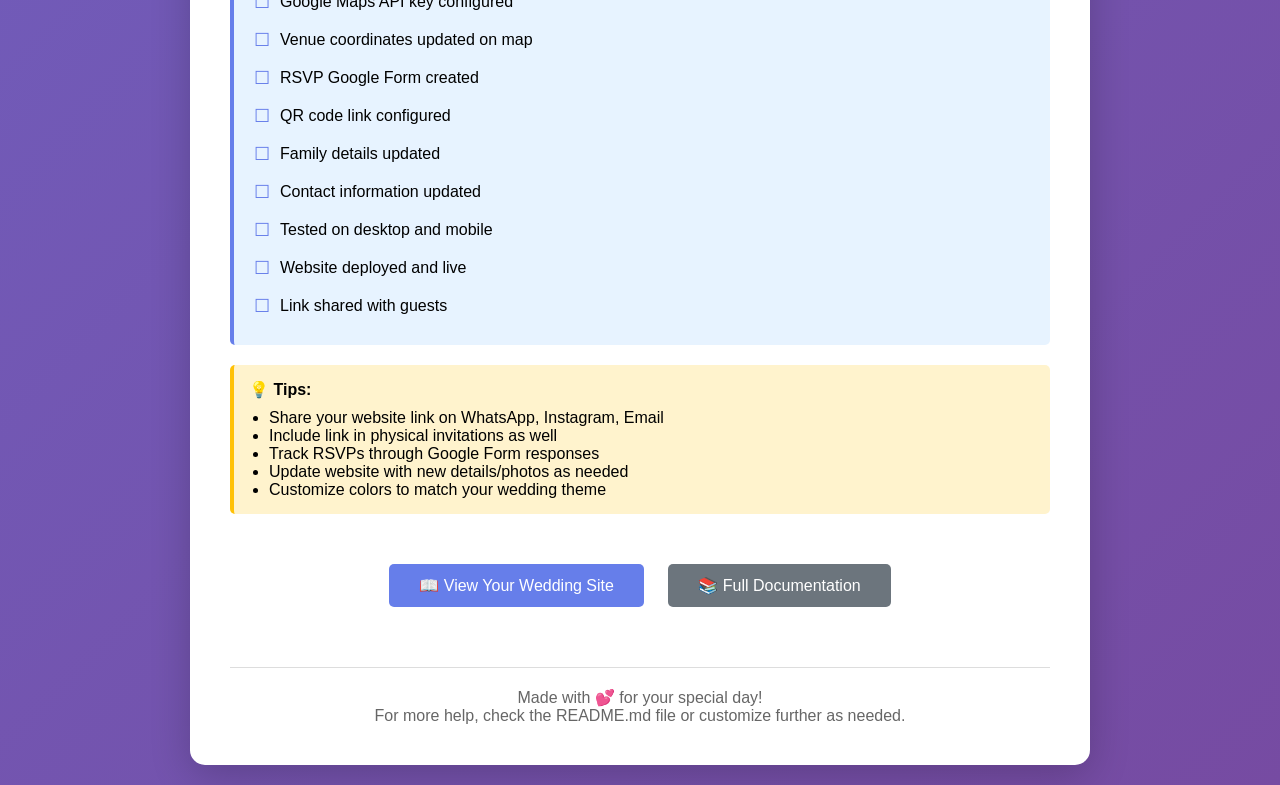
<file: setup-guide.html>
<!DOCTYPE html>
<html lang="en">
<head>
    <meta charset="UTF-8">
    <meta name="viewport" content="width=device-width, initial-scale=1.0">
    <title>Setup Guide - Wedding Invitation</title>
    <style>
        * {
            margin: 0;
            padding: 0;
            box-sizing: border-box;
        }

        body {
            font-family: 'Segoe UI', Tahoma, Geneva, Verdana, sans-serif;
            background: linear-gradient(135deg, #667eea 0%, #764ba2 100%);
            min-height: 100vh;
            padding: 20px;
        }

        .container {
            max-width: 900px;
            margin: 0 auto;
            background: white;
            border-radius: 15px;
            box-shadow: 0 10px 40px rgba(0, 0, 0, 0.2);
            padding: 40px;
        }

        h1 {
            color: #333;
            margin-bottom: 30px;
            text-align: center;
            border-bottom: 3px solid #667eea;
            padding-bottom: 20px;
        }

        h2 {
            color: #667eea;
            margin-top: 30px;
            margin-bottom: 15px;
            display: flex;
            align-items: center;
        }

        h2::before {
            content: '✓ ';
            margin-right: 10px;
            color: #764ba2;
            font-size: 24px;
        }

        .step {
            background: #f8f9fa;
            border-left: 4px solid #667eea;
            padding: 20px;
            margin: 20px 0;
            border-radius: 5px;
        }

        .step h3 {
            color: #333;
            margin-bottom: 10px;
            font-size: 18px;
        }

        .step ol {
            margin-left: 20px;
            color: #555;
            line-height: 1.8;
        }

        .step li {
            margin-bottom: 10px;
        }

        code {
            background: #f0f0f0;
            padding: 2px 6px;
            border-radius: 3px;
            font-family: 'Courier New', monospace;
            color: #d63384;
        }

        .highlight {
            background-color: #fff3cd;
            padding: 15px;
            border-radius: 5px;
            margin: 20px 0;
            border-left: 4px solid #ffc107;
        }

        .button-group {
            text-align: center;
            margin-top: 40px;
        }

        .btn {
            display: inline-block;
            padding: 12px 30px;
            margin: 10px;
            background: #667eea;
            color: white;
            text-decoration: none;
            border-radius: 5px;
            transition: background 0.3s;
            border: none;
            cursor: pointer;
            font-size: 16px;
        }

        .btn:hover {
            background: #764ba2;
        }

        .btn-secondary {
            background: #6c757d;
        }

        .btn-secondary:hover {
            background: #5a6268;
        }

        .checklist {
            background: #e7f3ff;
            padding: 20px;
            border-radius: 5px;
            margin: 20px 0;
            border-left: 4px solid #667eea;
        }

        .checklist ul {
            list-style: none;
            margin-left: 0;
        }

        .checklist li {
            padding: 8px 0;
            display: flex;
            align-items: center;
        }

        .checklist li::before {
            content: '☐ ';
            margin-right: 10px;
            font-size: 18px;
            color: #667eea;
        }

        .success {
            background: #d4edda;
            border: 1px solid #c3e6cb;
            color: #155724;
            padding: 15px;
            border-radius: 5px;
            margin: 20px 0;
        }

        .warning {
            background: #fff3cd;
            border: 1px solid #ffeaa7;
            color: #856404;
            padding: 15px;
            border-radius: 5px;
            margin: 20px 0;
        }

        table {
            width: 100%;
            border-collapse: collapse;
            margin: 20px 0;
        }

        table th,
        table td {
            border: 1px solid #ddd;
            padding: 12px;
            text-align: left;
        }

        table th {
            background: #667eea;
            color: white;
        }

        table tr:nth-child(even) {
            background: #f8f9fa;
        }

        .video-guide {
            margin: 30px 0;
            text-align: center;
        }

        .footer {
            text-align: center;
            margin-top: 50px;
            padding-top: 20px;
            border-top: 1px solid #ddd;
            color: #666;
        }

        @media (max-width: 768px) {
            .container {
                padding: 20px;
            }

            h1 {
                font-size: 24px;
            }

            table {
                font-size: 14px;
            }

            .button-group {
                flex-direction: column;
            }

            .btn {
                width: 100%;
            }
        }
    </style>
</head>
<body>
    <div class="container">
        <h1>🎊 Wedding Invitation Website - Setup Guide</h1>

        <div class="success">
            <strong>🎉 Congratulations!</strong> Your wedding invitation website is ready. Follow these steps to customize it with your details.
        </div>

        <!-- Step 1 -->
        <h2>Edit Bride & Groom Names</h2>
        <div class="step">
            <h3>Update Names in index.html</h3>
            <ol>
                <li>Open <code>index.html</code> in a text editor</li>
                <li>Find the section around line 87-95 (look for "The Bride" and "The Groom")</li>
                <li>Replace <code>&lt;h2&gt;Priya&lt;/h2&gt;</code> with your bride's name</li>
                <li>Replace <code>&lt;h2&gt;Akhil&lt;/h2&gt;</code> with your groom's name</li>
                <li>Update Telugu translations as needed</li>
                <li>Save the file</li>
            </ol>
        </div>

        <!-- Step 2 -->
        <h2>Configure Ceremony Details</h2>
        <div class="step">
            <h3>Update Dates, Times & Venues</h3>
            <ol>
                <li>Find each ceremony card in <code>index.html</code> (around lines 105-150)</li>
                <li>Update the following for each ceremony:
                    <ul style="margin-left: 40px; margin-top: 10px;">
                        <li>Date (format: "Month DD, YYYY")</li>
                        <li>Time (format: "HH:MM AM/PM")</li>
                        <li>Venue (location name and address)</li>
                    </ul>
                </li>
                <li>You can add or remove ceremonies by copying/deleting ceremony cards</li>
                <li>Save the file</li>
            </ol>
        </div>

        <!-- Step 3 -->
        <h2>Setup Google Maps</h2>
        <div class="step">
            <h3>Get API Key & Configure Location</h3>
            <ol>
                <li>Go to <a href="https://console.cloud.google.com/" target="_blank">Google Cloud Console</a></li>
                <li>Create a new project or select existing one</li>
                <li>Enable "Maps JavaScript API"</li>
                <li>Create an API key (Credentials section)</li>
                <li>Copy the API key</li>
                <li>Open <code>index.html</code> and find line 11 with <code>&lt;script src="https://maps.googleapis.com/..."&gt;</code></li>
                <li>Replace <code>YOUR_API_KEY_HERE</code> with your actual API key</li>
                <li>Open <code>script.js</code> and find line 36</li>
                <li>Update venue coordinates:
                    <ul style="margin-left: 40px; margin-top: 10px;">
                        <li><code>lat: 17.3850</code> - Replace with your venue latitude</li>
                        <li><code>lng: 78.4867</code> - Replace with your venue longitude</li>
                    </ul>
                </li>
                <li>Find your coordinates on <a href="https://www.google.com/maps" target="_blank">Google Maps</a> by right-clicking your venue</li>
            </ol>
        </div>

        <div class="warning">
            <strong>⚠️ Important:</strong> Restrict your API key to your domain only. This prevents unauthorized use of your API key.
        </div>

        <!-- Step 4 -->
        <h2>Create QR Code for RSVP</h2>
        <div class="step">
            <h3>Setup Google Form & QR Code</h3>
            <ol>
                <li>Go to <a href="https://forms.google.com/" target="_blank">Google Forms</a></li>
                <li>Create a new form for RSVP</li>
                <li>Add fields: Guest Name, Number of Guests, Dietary Restrictions, etc.</li>
                <li>Click "Share" and copy the form link</li>
                <li>Open <code>script.js</code> and find line 10</li>
                <li>Replace <code>YOUR_RSVP_FORM_LINK_HERE</code> with your Google Form link</li>
                <li>The QR code will automatically generate with this link</li>
                <li>Save the file</li>
            </ol>
        </div>

        <!-- Step 5 -->
        <h2>Update Contact Information</h2>
        <div class="step">
            <h3>Add Your Phone, Email & WhatsApp</h3>
            <ol>
                <li>Open <code>index.html</code> and find the contact section (around lines 278-282)</li>
                <li>Update:
                    <ul style="margin-left: 40px; margin-top: 10px;">
                        <li>Phone number: <code>+91 98765 43210</code></li>
                        <li>Email: <code>akhil.priya@email.com</code></li>
                        <li>WhatsApp: <code>+91 98765 43210</code></li>
                    </ul>
                </li>
                <li>Save the file</li>
            </ol>
        </div>

        <!-- Step 6 -->
        <h2>Update Family Details</h2>
        <div class="step">
            <h3>Add Parents & Siblings Information</h3>
            <ol>
                <li>Find the "Family Details" section in <code>index.html</code> (around lines 288-310)</li>
                <li>Update for Groom's Family:
                    <ul style="margin-left: 40px; margin-top: 10px;">
                        <li>Father's name</li>
                        <li>Mother's name</li>
                        <li>Sister/Brother name</li>
                    </ul>
                </li>
                <li>Update for Bride's Family with same information</li>
                <li>Save the file</li>
            </ol>
        </div>

        <!-- Step 7 -->
        <h2>Customize Colors (Optional)</h2>
        <div class="step">
            <h3>Change Color Scheme</h3>
            <ol>
                <li>Open <code>styles.css</code> and find lines 14-19 (CSS variables)</li>
                <li>Modify colors:
                    <table>
                        <tr>
                            <th>Variable</th>
                            <th>Current Color</th>
                            <th>Purpose</th>
                        </tr>
                        <tr>
                            <td><code>--primary-color</code></td>
                            <td>#D4145A</td>
                            <td>Main red/pink</td>
                        </tr>
                        <tr>
                            <td><code>--secondary-color</code></td>
                            <td>#FDB750</td>
                            <td>Gold/orange</td>
                        </tr>
                        <tr>
                            <td><code>--accent-color</code></td>
                            <td>#F37335</td>
                            <td>Accent orange</td>
                        </tr>
                        <tr>
                            <td><code>--gold-color</code></td>
                            <td>#FFD700</td>
                            <td>Gold ornaments</td>
                        </tr>
                    </table>
                </li>
                <li>Save the file</li>
            </ol>
        </div>

        <!-- Testing -->
        <h2>Test Your Website</h2>
        <div class="step">
            <h3>Before Sharing with Guests</h3>
            <ol>
                <li>Open <code>index.html</code> in your web browser</li>
                <li>Check all names and dates are correct</li>
                <li>Verify Google Maps shows your venue</li>
                <li>Scan QR code to verify RSVP form link works</li>
                <li>Test on mobile devices (tablet, phone, desktop)</li>
                <li>Check that all animations work smoothly</li>
                <li>Verify contact information is correct</li>
            </ol>
        </div>

        <!-- Deployment -->
        <h2>Deploy Your Website</h2>
        <div class="step">
            <h3>Share with Guests Online</h3>
            <p><strong>Choose one option:</strong></p>
            <ol>
                <li>
                    <strong>Netlify (Easiest):</strong>
                    <ul style="margin-left: 40px; margin-top: 10px;">
                        <li>Go to <a href="https://netlify.com" target="_blank">Netlify.com</a></li>
                        <li>Drag and drop your folder</li>
                        <li>Your site goes live instantly!</li>
                    </ul>
                </li>
                <li>
                    <strong>GitHub Pages:</strong>
                    <ul style="margin-left: 40px; margin-top: 10px;">
                        <li>Push files to GitHub repository</li>
                        <li>Enable GitHub Pages in settings</li>
                        <li>Your site goes live on github.io</li>
                    </ul>
                </li>
                <li>
                    <strong>Traditional Hosting:</strong>
                    <ul style="margin-left: 40px; margin-top: 10px;">
                        <li>Upload files via FTP to your hosting</li>
                        <li>Access via your domain</li>
                    </ul>
                </li>
            </ol>
        </div>

        <!-- Final Checklist -->
        <h2>Final Checklist</h2>
        <div class="checklist">
            <ul>
                <li>Bride and groom names updated</li>
                <li>All ceremony dates and times updated</li>
                <li>Venue addresses updated</li>
                <li>Google Maps API key configured</li>
                <li>Venue coordinates updated on map</li>
                <li>RSVP Google Form created</li>
                <li>QR code link configured</li>
                <li>Family details updated</li>
                <li>Contact information updated</li>
                <li>Tested on desktop and mobile</li>
                <li>Website deployed and live</li>
                <li>Link shared with guests</li>
            </ul>
        </div>

        <div class="highlight">
            <strong>💡 Tips:</strong>
            <ul style="margin-left: 20px; margin-top: 10px;">
                <li>Share your website link on WhatsApp, Instagram, Email</li>
                <li>Include link in physical invitations as well</li>
                <li>Track RSVPs through Google Form responses</li>
                <li>Update website with new details/photos as needed</li>
                <li>Customize colors to match your wedding theme</li>
            </ul>
        </div>

        <div class="button-group">
            <button class="btn" onclick="window.location.href='index.html'">
                📖 View Your Wedding Site
            </button>
            <button class="btn btn-secondary" onclick="window.location.href='README.md'">
                📚 Full Documentation
            </button>
        </div>

        <div class="footer">
            <p>Made with 💕 for your special day!</p>
            <p>For more help, check the README.md file or customize further as needed.</p>
        </div>
    </div>
</body>
</html>
</file>
